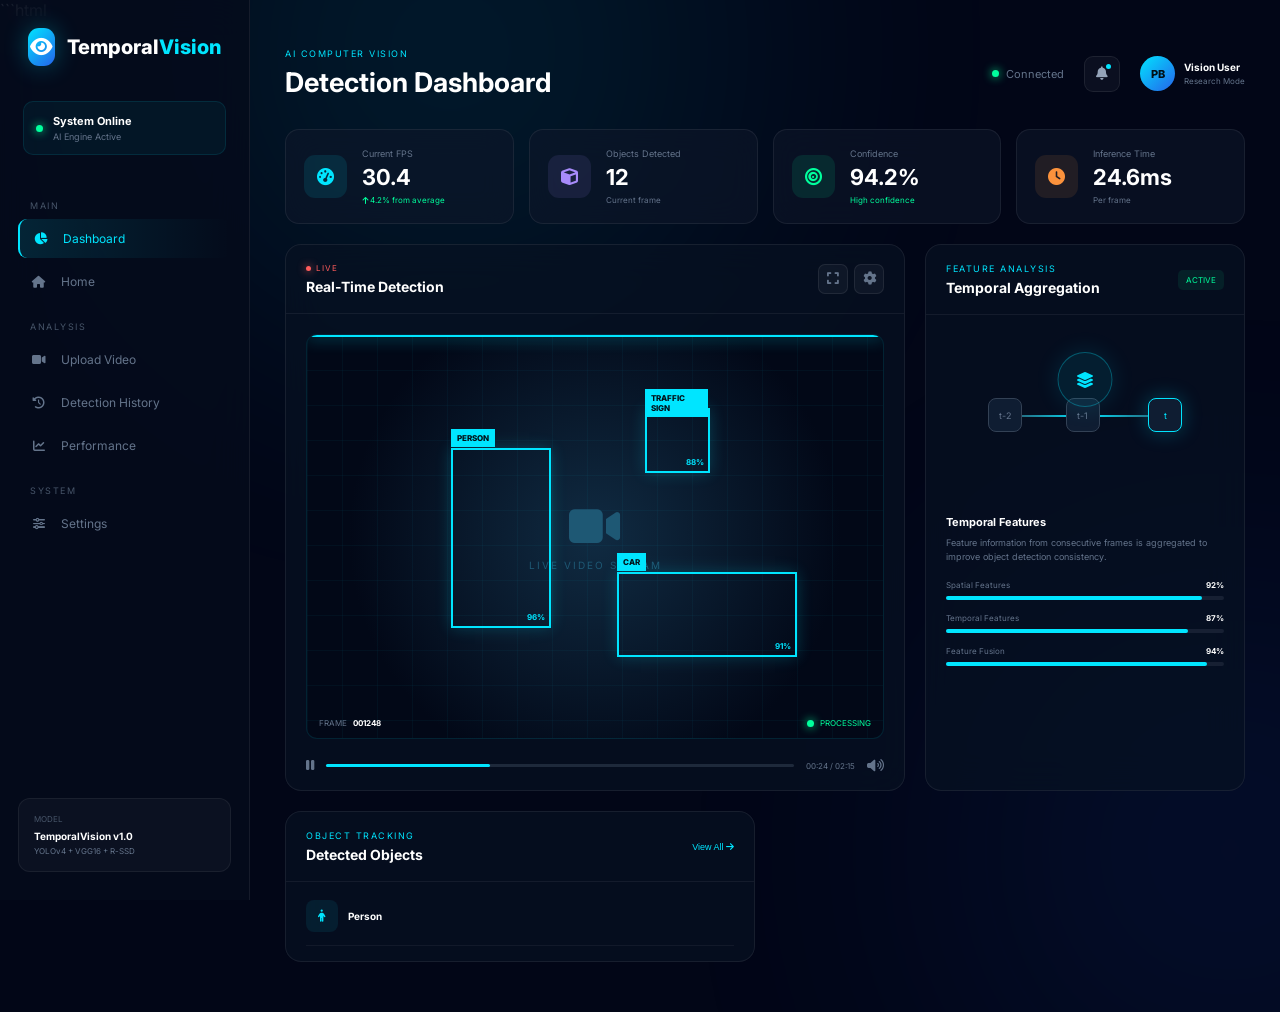
<file: frontend/dashboard.html>
```html
<!DOCTYPE html>
<html lang="en">

<head>

    <meta charset="UTF-8">

    <meta name="viewport"
          content="width=device-width, initial-scale=1.0">

    <title>TemporalVision | Dashboard</title>

    <!-- Google Font -->
    <link rel="preconnect" href="https://fonts.googleapis.com">

    <link rel="preconnect"
          href="https://fonts.gstatic.com"
          crossorigin>

    <link href="https://fonts.googleapis.com/css2?family=Inter:wght@400;500;600;700;800&display=swap"
          rel="stylesheet">

    <!-- Font Awesome -->
    <link rel="stylesheet"
          href="https://cdnjs.cloudflare.com/ajax/libs/font-awesome/6.5.2/css/all.min.css">

    <!-- Dashboard CSS -->
    <link rel="stylesheet"
          href="css/dashboard.css">

</head>


<body>

    <!-- Interactive Background -->

    <div id="particles-js"></div>

    <div class="background-glow glow-one"></div>
    <div class="background-glow glow-two"></div>


    <!-- =========================================
         SIDEBAR
    ========================================== -->

    <aside class="sidebar">

        <div class="sidebar-logo">

            <div class="logo-icon">

                <i class="fa-solid fa-eye"></i>

            </div>

            <span>
                Temporal<span>Vision</span>
            </span>

        </div>


        <div class="system-status">

            <span class="status-dot"></span>

            <div>

                <strong>System Online</strong>

                <small>AI Engine Active</small>

            </div>

        </div>


        <nav class="sidebar-nav">

            <p class="nav-title">MAIN</p>


            <a href="dashboard.html"
               class="nav-link active">

                <i class="fa-solid fa-chart-pie"></i>

                Dashboard

            </a>


            <a href="index.html"
               class="nav-link">

                <i class="fa-solid fa-house"></i>

                Home

            </a>


            <p class="nav-title">ANALYSIS</p>

 
            <a href="upload.html" class="nav-link">

                <i class="fa-solid fa-video"></i>

                Upload Video

            </a>


            <a href="#" class="nav-link">

                <i class="fa-solid fa-clock-rotate-left"></i>

                Detection History

            </a>


            <a href="#" class="nav-link">

                <i class="fa-solid fa-chart-line"></i>

                Performance

            </a>


            <p class="nav-title">SYSTEM</p>


            <a href="#" class="nav-link">

                <i class="fa-solid fa-sliders"></i>

                Settings

            </a>


        </nav>


        <div class="sidebar-bottom">

            <div class="model-info">

                <span>MODEL</span>

                <strong>TemporalVision v1.0</strong>

                <small>YOLOv4 + VGG16 + R-SSD</small>

            </div>

        </div>

    </aside>


    <!-- =========================================
         MAIN CONTENT
    ========================================== -->

    <main class="main-content">


        <!-- Top Bar -->

        <header class="topbar">

            <div>

                <span class="page-label">
                    AI COMPUTER VISION
                </span>

                <h1>Detection Dashboard</h1>

            </div>


            <div class="top-actions">

                <div class="connection">

                    <span class="status-dot"></span>

                    Connected

                </div>


                <button class="icon-button">

                    <i class="fa-solid fa-bell"></i>

                    <span class="notification"></span>

                </button>


                <div class="profile">

                    <div class="profile-avatar">
                        PB
                    </div>

                    <div>

                        <strong>Vision User</strong>

                        <small>Research Mode</small>

                    </div>

                </div>

            </div>

        </header>


        <!-- =========================================
             STATISTICS
        ========================================== -->

        <section class="stats-grid">


            <div class="dashboard-stat">

                <div class="stat-icon blue">

                    <i class="fa-solid fa-gauge-high"></i>

                </div>

                <div>

                    <span>Current FPS</span>

                    <h2 id="fpsValue">30.4</h2>

                    <small class="positive">

                        <i class="fa-solid fa-arrow-up"></i>

                        4.2% from average

                    </small>

                </div>

            </div>


            <div class="dashboard-stat">

                <div class="stat-icon purple">

                    <i class="fa-solid fa-cube"></i>

                </div>

                <div>

                    <span>Objects Detected</span>

                    <h2 id="objectValue">12</h2>

                    <small>

                        Current frame

                    </small>

                </div>

            </div>


            <div class="dashboard-stat">

                <div class="stat-icon green">

                    <i class="fa-solid fa-bullseye"></i>

                </div>

                <div>

                    <span>Confidence</span>

                    <h2 id="confidenceValue">94.2%</h2>

                    <small class="positive">

                        High confidence

                    </small>

                </div>

            </div>


            <div class="dashboard-stat">

                <div class="stat-icon orange">

                    <i class="fa-solid fa-clock"></i>

                </div>

                <div>

                    <span>Inference Time</span>

                    <h2 id="inferenceValue">24.6ms</h2>

                    <small>

                        Per frame

                    </small>

                </div>

            </div>


        </section>


        <!-- =========================================
             MAIN DASHBOARD GRID
        ========================================== -->

        <section class="dashboard-grid">


            <!-- VIDEO PANEL -->

            <div class="panel video-panel">

                <div class="panel-header">

                    <div>

                        <span class="live-indicator">

                            <span></span>

                            LIVE

                        </span>

                        <h3>Real-Time Detection</h3>

                    </div>


                    <div class="video-actions">

                        <button onclick="toggleFullscreen()">

                            <i class="fa-solid fa-expand"></i>

                        </button>

                        <button onclick="toggleSettings()">

                            <i class="fa-solid fa-gear"></i>

                        </button>

                    </div>

                </div>


                <div class="video-container"
                     id="videoContainer">


                    <div class="video-grid"></div>


                    <!-- Fake Video Background -->

                    <div class="video-placeholder">

                        <i class="fa-solid fa-video"></i>

                        <span>LIVE VIDEO STREAM</span>

                    </div>


                    <!-- Detection Box 1 -->

                    <div class="detection-box detection-person">

                        <span>PERSON</span>

                        <strong>96%</strong>

                    </div>


                    <!-- Detection Box 2 -->

                    <div class="detection-box detection-car">

                        <span>CAR</span>

                        <strong>91%</strong>

                    </div>


                    <!-- Detection Box 3 -->

                    <div class="detection-box detection-sign">

                        <span>TRAFFIC SIGN</span>

                        <strong>88%</strong>

                    </div>


                    <!-- Scan Line -->

                    <div class="video-scan"></div>


                    <!-- Frame Counter -->

                    <div class="frame-counter">

                        FRAME

                        <strong id="frameNumber">
                            001248
                        </strong>

                    </div>


                    <!-- Video Status -->

                    <div class="video-status">

                        <span class="status-dot"></span>

                        PROCESSING

                    </div>


                </div>


                <!-- Video Controls -->

                <div class="video-controls">


                    <button id="playButton"
                            onclick="toggleDetection()">

                        <i class="fa-solid fa-pause"></i>

                    </button>


                    <div class="progress-bar">

                        <div class="progress"></div>

                    </div>


                    <span class="time">

                        00:24 / 02:15

                    </span>


                    <button>

                        <i class="fa-solid fa-volume-high"></i>

                    </button>


                </div>

            </div>


            <!-- TEMPORAL PANEL -->

            <div class="panel temporal-panel">

                <div class="panel-header">

                    <div>

                        <span class="panel-label">
                            FEATURE ANALYSIS
                        </span>

                        <h3>Temporal Aggregation</h3>

                    </div>


                    <span class="active-badge">

                        ACTIVE

                    </span>

                </div>


                <div class="temporal-visual">


                    <div class="temporal-line"></div>


                    <div class="frame-node node-1">

                        <span>t-2</span>

                    </div>


                    <div class="frame-node node-2">

                        <span>t-1</span>

                    </div>


                    <div class="frame-node node-3 active-node">

                        <span>t</span>

                    </div>


                    <div class="aggregation-core">

                        <i class="fa-solid fa-layer-group"></i>

                    </div>


                </div>


                <div class="temporal-description">

                    <h4>Temporal Features</h4>

                    <p>

                        Feature information from consecutive
                        frames is aggregated to improve
                        object detection consistency.

                    </p>

                </div>


                <div class="feature-bars">


                    <div class="feature-row">

                        <div>

                            <span>Spatial Features</span>

                            <strong>92%</strong>

                        </div>

                        <div class="bar">

                            <div style="width:92%"></div>

                        </div>

                    </div>


                    <div class="feature-row">

                        <div>

                            <span>Temporal Features</span>

                            <strong>87%</strong>

                        </div>

                        <div class="bar">

                            <div style="width:87%"></div>

                        </div>

                    </div>


                    <div class="feature-row">

                        <div>

                            <span>Feature Fusion</span>

                            <strong>94%</strong>

                        </div>

                        <div class="bar">

                            <div style="width:94%"></div>

                        </div>

                    </div>


                </div>

            </div>


        </section>


        <!-- =========================================
             BOTTOM GRID
        ========================================== -->

        <section class="bottom-grid">


            <!-- DETECTIONS -->

            <div class="panel detection-panel">

                <div class="panel-header">

                    <div>

                        <span class="panel-label">
                            OBJECT TRACKING
                        </span>

                        <h3>Detected Objects</h3>

                    </div>


                    <button class="view-button">

                        View All

                        <i class="fa-solid fa-arrow-right"></i>

                    </button>

                </div>


                <div class="detection-list">


                    <div class="detection-row">

                        <div class="object-info">

                            <div class="object-icon">

                                <i class="fa-solid fa-person"></i>

                            </div>

                            <div>

                                <strong>Person</strong>
</file>
<file: frontend/css/dashboard.css>
* {
    margin: 0;
    padding: 0;
    box-sizing: border-box;
}

body {
    font-family: "Inter", sans-serif;
    background: #020617;
    color: white;
    min-height: 100vh;
    overflow-x: hidden;
}


/* ===============================
   PARTICLES
================================ */

#particles-js {
    position: fixed;
    inset: 0;
    z-index: -5;
}

.background-glow {
    position: fixed;
    width: 500px;
    height: 500px;
    border-radius: 50%;
    filter: blur(150px);
    opacity: 0.13;
    z-index: -4;
}

.glow-one {
    background: #00e5ff;
    top: -200px;
    left: 200px;
}

.glow-two {
    background: #2563eb;
    right: -200px;
    bottom: -200px;
}


/* ===============================
   SIDEBAR
================================ */

.sidebar {
    position: fixed;
    left: 0;
    top: 0;
    width: 250px;
    height: 100vh;

    padding: 28px 18px;

    background: rgba(5, 12, 28, 0.88);

    border-right: 1px solid rgba(255,255,255,0.07);

    backdrop-filter: blur(20px);

    z-index: 20;

    display: flex;
    flex-direction: column;
}


.sidebar-logo {
    display: flex;
    align-items: center;
    gap: 12px;

    font-size: 20px;
    font-weight: 800;

    padding: 0 10px;
}


.sidebar-logo span span {
    color: #00e5ff;
}


.logo-icon {
    width: 38px;
    height: 38px;

    border-radius: 11px;

    display: flex;
    align-items: center;
    justify-content: center;

    background: linear-gradient(
        135deg,
        #00e5ff,
        #2563eb
    );

    box-shadow:
        0 0 25px rgba(0,229,255,0.3);
}


/* SYSTEM STATUS */

.system-status {
    display: flex;
    align-items: center;
    gap: 10px;

    margin: 35px 5px 25px;

    padding: 12px;

    background: rgba(0,229,255,0.05);

    border: 1px solid rgba(0,229,255,0.1);

    border-radius: 10px;
}


.status-dot {
    width: 7px;
    height: 7px;

    border-radius: 50%;

    background: #00ff9d;

    box-shadow: 0 0 10px #00ff9d;
}


.system-status strong {
    display: block;
    font-size: 11px;
}


.system-status small {
    display: block;
    margin-top: 3px;
    color: #64748b;
    font-size: 9px;
}


/* NAVIGATION */

.nav-title {
    color: #475569;
    font-size: 9px;
    letter-spacing: 1.5px;
    margin: 20px 12px 8px;
}


.nav-link {
    display: flex;
    align-items: center;
    gap: 13px;

    padding: 12px;

    margin-bottom: 4px;

    border-radius: 9px;

    color: #64748b;

    text-decoration: none;

    font-size: 12px;

    transition: 0.25s;
}


.nav-link i {
    width: 18px;
    text-align: center;
}


.nav-link:hover {
    color: white;
    background: rgba(255,255,255,0.05);
}


.nav-link.active {
    color: #00e5ff;

    background:
        linear-gradient(
            90deg,
            rgba(0,229,255,0.12),
            transparent
        );

    border-left: 2px solid #00e5ff;
}


.sidebar-bottom {
    margin-top: auto;
}


.model-info {
    padding: 15px;

    border-radius: 12px;

    background: rgba(255,255,255,0.03);

    border: 1px solid rgba(255,255,255,0.06);
}


.model-info span {
    color: #475569;
    font-size: 8px;
}


.model-info strong {
    display: block;
    font-size: 10px;
    margin-top: 6px;
}


.model-info small {
    display: block;
    color: #64748b;
    font-size: 8px;
    margin-top: 4px;
}


/* ===============================
   MAIN
================================ */

.main-content {
    margin-left: 250px;
    padding: 28px 35px 50px;
}


/* ===============================
   TOPBAR
================================ */

.topbar {
    display: flex;
    justify-content: space-between;
    align-items: center;

    margin-bottom: 30px;
}


.page-label,
.panel-label {
    color: #00e5ff;
    font-size: 9px;
    letter-spacing: 1.5px;
}


.topbar h1 {
    font-size: 27px;
    margin-top: 7px;
}


.top-actions {
    display: flex;
    align-items: center;
    gap: 20px;
}


.connection {
    display: flex;
    align-items: center;
    gap: 7px;

    color: #64748b;
    font-size: 11px;
}


.icon-button {
    position: relative;

    width: 36px;
    height: 36px;

    border-radius: 9px;

    background: rgba(255,255,255,0.04);

    border: 1px solid rgba(255,255,255,0.08);

    color: #94a3b8;

    cursor: pointer;
}


.notification {
    position: absolute;

    width: 5px;
    height: 5px;

    background: #00e5ff;

    border-radius: 50%;

    right: 8px;
    top: 7px;
}


.profile {
    display: flex;
    align-items: center;
    gap: 9px;
}


.profile-avatar {
    width: 35px;
    height: 35px;

    border-radius: 50%;

    display: flex;
    align-items: center;
    justify-content: center;

    background: linear-gradient(
        135deg,
        #00e5ff,
        #2563eb
    );

    color: #001018;

    font-size: 11px;
    font-weight: 800;
}


.profile strong {
    display: block;
    font-size: 10px;
}


.profile small {
    display: block;
    color: #64748b;
    font-size: 8px;
    margin-top: 3px;
}


/* ===============================
   STATISTICS
================================ */

.stats-grid {
    display: grid;

    grid-template-columns:
        repeat(4, 1fr);

    gap: 15px;

    margin-bottom: 20px;
}


.dashboard-stat {
    display: flex;
    align-items: center;
    gap: 15px;

    padding: 18px;

    background: rgba(15,23,42,0.58);

    border: 1px solid rgba(255,255,255,0.07);

    border-radius: 14px;

    backdrop-filter: blur(15px);
}


.stat-icon {
    width: 43px;
    height: 43px;

    display: flex;
    align-items: center;
    justify-content: center;

    border-radius: 11px;

    font-size: 17px;
}


.stat-icon.blue {
    color: #00e5ff;
    background: rgba(0,229,255,0.1);
}


.stat-icon.purple {
    color: #a78bfa;
    background: rgba(167,139,250,0.1);
}


.stat-icon.green {
    color: #00ff9d;
    background: rgba(0,255,157,0.1);
}


.stat-icon.orange {
    color: #fb923c;
    background: rgba(251,146,60,0.1);
}


.dashboard-stat span {
    display: block;
    color: #64748b;
    font-size: 9px;
}


.dashboard-stat h2 {
    font-size: 22px;
    margin: 5px 0;
}


.dashboard-stat small {
    color: #64748b;
    font-size: 8px;
}


.dashboard-stat .positive {
    color: #00ff9d;
}


/* ===============================
   PANELS
================================ */

.panel {
    background: rgba(8,18,35,0.67);

    border: 1px solid rgba(255,255,255,0.07);

    border-radius: 16px;

    backdrop-filter: blur(18px);

    overflow: hidden;
}


.panel-header {
    display: flex;
    justify-content: space-between;
    align-items: center;

    padding: 18px 20px;

    border-bottom: 1px solid rgba(255,255,255,0.06);
}


.panel-header h3 {
    font-size: 14px;
    margin-top: 5px;
}


.live-indicator {
    display: inline-flex;
    align-items: center;
    gap: 5px;

    color: #ff5c5c;

    font-size: 8px;
    letter-spacing: 1px;
}


.live-indicator span {
    width: 5px;
    height: 5px;

    border-radius: 50%;

    background: #ff5c5c;

    box-shadow: 0 0 8px #ff5c5c;

    animation: blink 1s infinite;
}


@keyframes blink {
    50% {
        opacity: 0.3;
    }
}


.video-actions {
    display: flex;
    gap: 6px;
}


.video-actions button {
    width: 30px;
    height: 30px;

    border-radius: 7px;

    border: 1px solid rgba(255,255,255,0.08);

    background: rgba(255,255,255,0.04);

    color: #64748b;

    cursor: pointer;
}


/* ===============================
   DASHBOARD GRID
================================ */

.dashboard-grid {
    display: grid;

    grid-template-columns:
        1.65fr 0.85fr;

    gap: 20px;

    margin-bottom: 20px;
}


/* ===============================
   VIDEO
================================ */

.video-container {
    height: 405px;

    margin: 20px;

    border-radius: 11px;

    position: relative;

    overflow: hidden;

    background:
        radial-gradient(
            circle at center,
            #102b42,
            #020817 70%
        );

    border: 1px solid rgba(0,229,255,0.12);
}


.video-grid {
    position: absolute;
    inset: 0;

    background:
        linear-gradient(
            rgba(0,229,255,0.04) 1px,
            transparent 1px
        ),
        linear-gradient(
            90deg,
            rgba(0,229,255,0.04) 1px,
            transparent 1px
        );

    background-size: 35px 35px;
}


.video-placeholder {
    position: absolute;

    top: 50%;
    left: 50%;

    transform: translate(-50%, -50%);

    display: flex;
    flex-direction: column;
    align-items: center;

    gap: 10px;

    color: #1e5874;

    font-size: 10px;
    letter-spacing: 2px;
}


.video-placeholder i {
    font-size: 45px;
}


.detection-box {
    position: absolute;

    border: 2px solid #00e5ff;

    box-shadow:
        0 0 15px rgba(0,229,255,0.2);
}


.detection-box span {
    position: absolute;

    top: -21px;
    left: -2px;

    background: #00e5ff;

    color: #001018;

    padding: 4px 6px;

    font-size: 8px;

    font-weight: 800;
}


.detection-box strong {
    position: absolute;

    right: 4px;
    bottom: 4px;

    font-size: 8px;

    color: #00e5ff;
}


.detection-person {
    width: 100px;
    height: 180px;

    left: 25%;
    top: 28%;
}


.detection-car {
    width: 180px;
    height: 85px;

    right: 15%;
    bottom: 20%;
}


.detection-sign {
    width: 65px;
    height: 65px;

    right: 30%;
    top: 18%;
}


.video-scan {
    position: absolute;

    width: 100%;
    height: 2px;

    background: #00e5ff;

    box-shadow: 0 0 15px #00e5ff;

    top: 0;

    animation: videoScan 3.5s linear infinite;
}


@keyframes videoScan {

    0% {
        top: 0;
    }

    50% {
        top: 100%;
    }

    100% {
        top: 0;
    }
}


.frame-counter {
    position: absolute;

    left: 12px;
    bottom: 10px;

    color: #64748b;

    font-size: 8px;
}


.frame-counter strong {
    color: white;
    margin-left: 4px;
}


.video-status {
    position: absolute;

    right: 12px;
    bottom: 10px;

    display: flex;
    align-items: center;
    gap: 6px;

    font-size: 8px;

    color: #00ff9d;
}


/* VIDEO CONTROLS */

.video-controls {
    display: flex;
    align-items: center;
    gap: 12px;

    padding: 0 20px 18px;
}


.video-controls button {
    background: none;
    border: none;
    color: #64748b;
    cursor: pointer;
}


.progress-bar {
    flex: 1;

    height: 3px;

    background: #1e293b;

    border-radius: 10px;
}


.progress {
    width: 35%;
    height: 100%;

    background: #00e5ff;

    border-radius: 10px;
}


.time {
    color: #64748b;
    font-size: 8px;
}


/* ===============================
   TEMPORAL
================================ */

.active-badge {
    padding: 5px 8px;

    border-radius: 5px;

    background: rgba(0,255,157,0.08);

    color: #00ff9d;

    font-size: 8px;
}


.temporal-visual {
    height: 180px;

    position: relative;

    margin: 10px 20px;
}


.temporal-line {
    position: absolute;

    left: 18%;
    right: 18%;

    top: 50%;

    height: 2px;

    background: linear-gradient(
        90deg,
        #334155,
        #00e5ff,
        #334155
    );
}


.frame-node {
    position: absolute;

    top: calc(50% - 17px);

    width: 34px;
    height: 34px;

    border-radius: 8px;

    background: #0f1d32;

    border: 1px solid #334155;

    display: flex;
    align-items: center;
    justify-content: center;

    color: #64748b;

    font-size: 9px;
}


.node-1 {
    left: 15%;
}


.node-2 {
    left: 43%;
}


.node-3 {
    right: 15%;
}


.active-node {
    border-color: #00e5ff;

    color: #00e5ff;

    box-shadow:
        0 0 20px rgba(0,229,255,0.25);
}


.aggregation-core {
    position: absolute;

    left: 50%;
    top: 15%;

    transform: translateX(-50%);

    width: 55px;
    height: 55px;

    border-radius: 50%;

    display: flex;
    align-items: center;
    justify-content: center;

    color: #00e5ff;

    background: rgba(0,229,255,0.08);

    border: 1px solid rgba(0,229,255,0.3);

    box-shadow:
        0 0 25px rgba(0,229,255,0.12);

    animation: pulseCore 2s infinite;
}


@keyframes pulseCore {

    50% {
        transform: translateX(-50%) scale(1.08);
    }
}


.temporal-description {
    padding: 0 20px;
}


.temporal-description h4 {
    font-size: 11px;
}


.temporal-description p {
    color: #64748b;
    font-size: 9px;
    line-height: 1.6;
    margin-top: 7px;
}


.feature-bars {
    padding: 15px 20px;
}


.feature-row {
    margin-bottom: 13px;
}


.feature-row > div:first-child {
    display: flex;
    justify-content: space-between;

    color: #64748b;

    font-size: 8px;

    margin-bottom: 6px;
}


.feature-row strong {
    color: white;
}


.bar {
    height: 4px;

    background: #172033;

    border-radius: 5px;
}


.bar div {
    height: 100%;

    background: #00e5ff;

    border-radius: 5px;
}


/* ===============================
   BOTTOM
================================ */

.bottom-grid {
    display: grid;

    grid-template-columns:
        1fr 1fr;

    gap: 20px;
}


.view-button {
    background: none;
    border: none;

    color: #00e5ff;

    font-size: 9px;

    cursor: pointer;
}


.detection-list {
    padding: 5px 20px 15px;
}


.detection-row {
    display: flex;
    justify-content: space-between;
    align-items: center;

    padding: 13px 0;

    border-bottom: 1px solid rgba(255,255,255,0.05);
}


.object-info {
    display: flex;
    align-items: center;
    gap: 10px;
}


.object-icon {
    width: 32px;
    height: 32px;

    display: flex;
    align-items: center;
    justify-content: center;

    border-radius: 8px;

    background: rgba(0,229,255,0.08);

    color: #00e5ff;

    font-size: 12px;
}


.object-info strong {
    display: block;
    font-size: 10px;
}


.object-info span {
    display: block;
    margin-top: 3px;
    color: #64748b;
    font-size: 8px;
}


.confidence {
    width: 100px;
}


.confidence > span {
    display: block;

    text-align: right;

    font-size: 9px;

    color: #00ff9d;

    margin-bottom: 5px;
}


.confidence > div {
    height: 3px;

    background: #172033;

    border-radius: 5px;
}


.confidence > div div {
    height: 100%;

    background: #00ff9d;

    border-radius: 5px;
}


/* ===============================
   PERFORMANCE
================================ */

.performance-chart {
    position: relative;

    height: 150px;

    margin: 15px 20px;

    border-bottom: 1px solid #243044;

    background:
        repeating-linear-gradient(
            to bottom,
            transparent,
            transparent 35px,
            rgba(255,255,255,0.04) 36px
        );
}


.chart-line {
    position: absolute;

    width: 90%;
    height: 2px;

    left: 5%;
    top: 45%;

    background: #00e5ff;

    transform: rotate(-3deg);

    box-shadow: 0 0 10px rgba(0,229,255,0.3);
}


.chart-point {
    position: absolute;

    width: 7px;
    height: 7px;

    border-radius: 50%;

    background: #00e5ff;

    box-shadow: 0 0 10px #00e5ff;
}


.point-1 {
    left: 5%;
    top: 53%;
}

.point-2 {
    left: 22%;
    top: 45%;
}

.point-3 {
    left: 40%;
    top: 48%;
}

.point-4 {
    left: 57%;
    top: 38%;
}

.point-5 {
    left: 74%;
    top: 42%;
}

.point-6 {
    right: 5%;
    top: 32%;
}


.chart-labels {
    display: flex;
    justify-content: space-between;

    padding: 0 20px;

    color: #475569;

    font-size: 7px;
}


.performance-values {
    display: flex;

    gap: 40px;

    padding: 18px 20px;
}


.performance-values span {
    display: block;

    color: #64748b;

    font-size: 8px;
}


.performance-values strong {
    display: block;

    margin-top: 5px;

    font-size: 17px;
}


/* ===============================
   RESPONSIVE
================================ */

@media (max-width: 1100px) {

    .stats-grid {
        grid-template-columns: repeat(2, 1fr);
    }

    .dashboard-grid {
        grid-template-columns: 1fr;
    }

}


@media (max-width: 800px) {

    .sidebar {
        width: 70px;
        padding: 20px 10px;
    }

    .sidebar-logo span,
    .system-status div,
    .nav-link:not(.active)::after,
    .nav-title,
    .nav-link {
        font-size: 0;
    }

    .sidebar-logo {
        justify-content: center;
    }

    .nav-link {
        justify-content: center;
    }

    .main-content {
        margin-left: 70px;
        padding: 20px;
    }

    .bottom-grid {
        grid-template-columns: 1fr;
    }

    .profile div:last-child,
    .connection {
        display: none;
    }

}


@media (max-width: 550px) {

    .stats-grid {
        grid-template-columns: 1fr;
    }

    .topbar {
        align-items: flex-start;
    }

    .top-actions {
        gap: 8px;
    }

    .video-container {
        height: 300px;
    }

}
</file>
